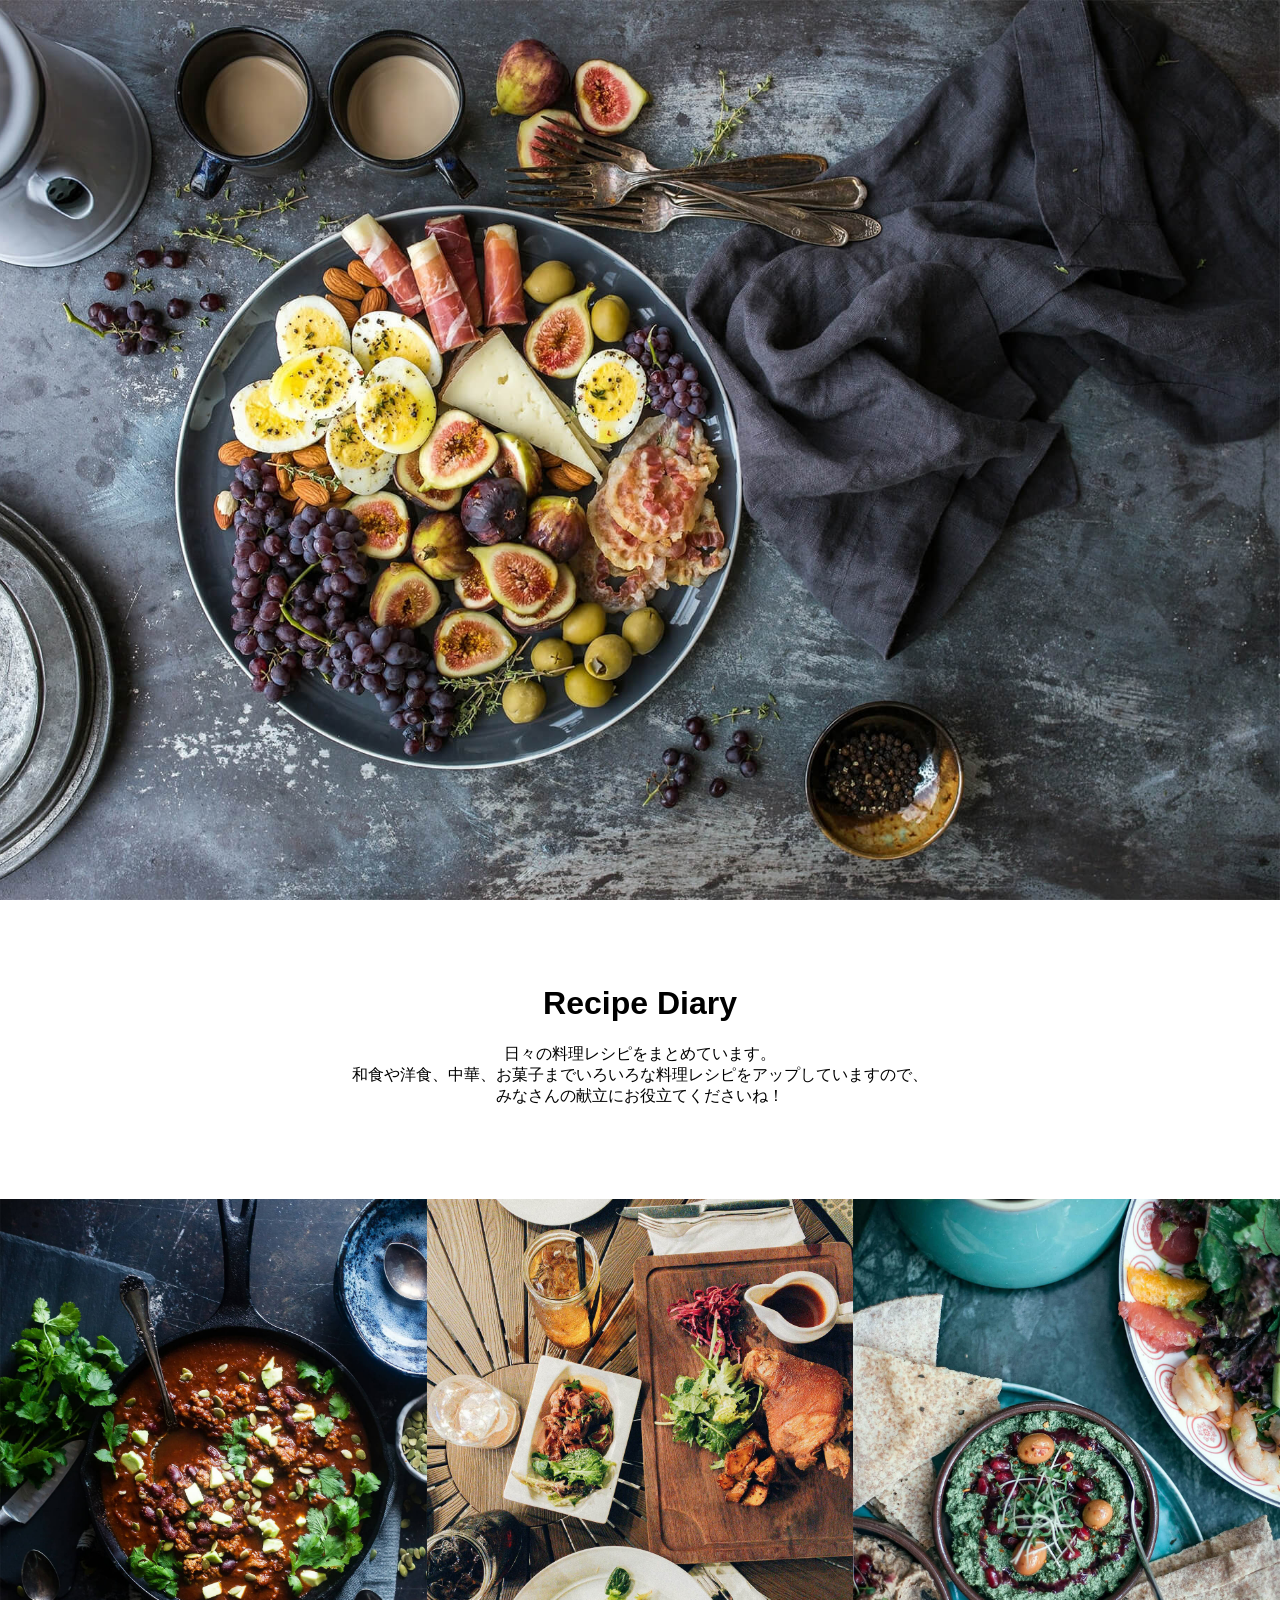
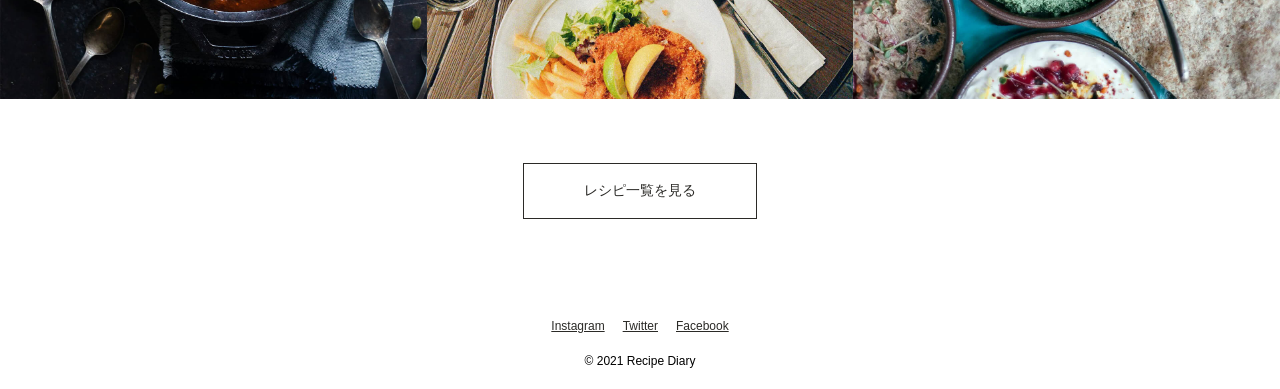
<file: index.html>
<!DOCTYPE html>
<html>
    <head>
        <meta charset="utf-8">
        <meta name="viewport" content="width=device-width, initial-scale=1.0">
        <title>mosya3</title>
        <link rel="stylesheet" href="stylesheet.css">
        <link rel="stylesheet" href="responsive.css">
        <link rel="icon" href="img/favicon.ico">
    </head>

    <body>
        <main>
            <div class="mainvisual">
                <img src="img/mainvisual.jpg">
            </div>

            <div class="content">
                <h1 class="content-title">Recipe Diary</h1>
                <p class="content-txt">日々の料理レシピをまとめています。<br>和食や洋食、中華、お菓子までいろいろな料理レシピをアップしていますので、<br>みなさんの献立にお役立てくださいね！</p>
            </div>

            <ul class="recipe-img">
                <li><img src="img/recipe1.jpg"></li>
                <li><img src="img/recipe2.jpg"></li>
                <li><img src="img/recipe3.jpg"></li>
            </ul>

            <div class="recipe-link">
                <a href="recipe.html">レシピ一覧を見る</a>
            </div>
        </main>
        

        <footer>
            <ul class="sns-link">
                <li><a href="#">Instagram</a></li>
                <li><a href="#">Twitter</a></li>
                <li><a href="#">Facebook</a></li>
            </ul>
            <p class="copy-right">&copy; 2021 Recipe Diary</p>
        </footer>
    </body>
</html>
</file>
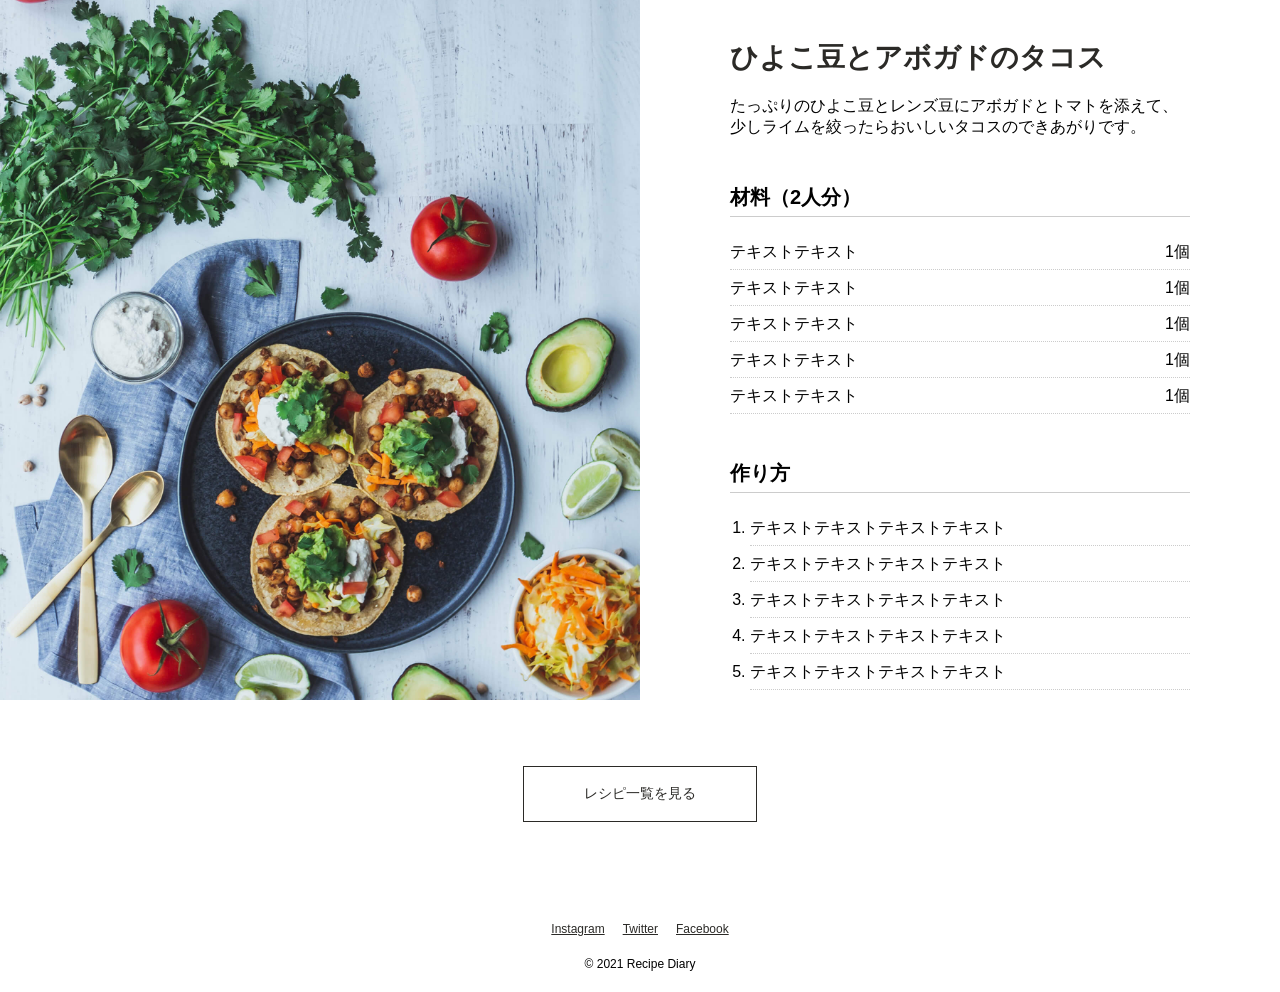
<file: recipe.html>
<!DOCTYPE html>
<html>
    <head>
        <meta charset="utf-8">
        <meta name="viewport" content="width=device-width, initial-scale=1.0">
        <title>Recipe</title>
        <link rel="stylesheet" href="stylesheet.css">
        <link rel="stylesheet" href="responsive.css">
        <link rel="icon" href="img/favicon.ico">
    </head>
    <body>
        <main>
            <div class="container">
                <div class="recipe">
                    <img src="img-2/recipe.jpg">
                </div>

                <div class="recipe-txt">
                    <h1>ひよこ豆とアボガドのタコス</h1>
                    <p>たっぷりのひよこ豆とレンズ豆にアボガドとトマトを添えて、少しライムを絞ったらおいしいタコスのできあがりです。</p>
                    <h2>材料（2人分）</h2>
                    <dl>
                        <div class="txt">
                            <dt>テキストテキスト</dt>
                            <dd>1個</dd>
                        </div>
                        <div class="txt">
                            <dt>テキストテキスト</dt>
                            <dd>1個</dd>
                        </div>
                        <div class="txt">
                            <dt>テキストテキスト</dt>
                            <dd>1個</dd>
                        </div>
                        <div class="txt">
                            <dt>テキストテキスト</dt>
                            <dd>1個</dd>
                        </div>
                        <div class="txt">
                            <dt>テキストテキスト</dt>
                            <dd>1個</dd>
                        </div>
                    </dl>

                    <h2>作り方</h2>
                    <ol>
                        <li>テキストテキストテキストテキスト</li>
                        <li>テキストテキストテキストテキスト</li>
                        <li>テキストテキストテキストテキスト</li>
                        <li>テキストテキストテキストテキスト</li>
                        <li>テキストテキストテキストテキスト</li>
                    </ol>
                </div>
            </div>

            <div class="recipe-link">
                <a href="recipe.html">レシピ一覧を見る</a>
            </div>
        </main>

        <footer>
            <ul class="sns-link">
                <li><a href="#">Instagram</a></li>
                <li><a href="#">Twitter</a></li>
                <li><a href="#">Facebook</a></li>
            </ul>
            <p class="copy-right">&copy; 2021 Recipe Diary</p>
        </footer>
    </body>
</html>
</file>
<file: stylesheet.css>
* {
    box-sizing: border-box;
}

body {
    font-family: 'Helvetica Neue', Arial, 'Hiragino Sans', Meiryo, sans-serif;
    margin: 0;
}

ul li {
    list-style: none;
}

.mainvisual img {
    width: 100%;
    height: 100vh;
    object-fit: cover;
    object-position: right top;
}

.content {
    width: 100%;
    text-align: center;
    padding: 60px 0;
}

.content-title {
    font-size: 32px;
}

.content-txt {
    font-size: 16px;
}

.recipe-img {
    display: flex;
    padding-left: 0;
}

.recipe-img li {
    width: calc(100%/3);
}

.recipe-img img {
    width: 100%;
    height: 500px;
    object-fit: cover;
}

.recipe-link {
    text-align: center;
    margin: 60px 0 100px;
}

.recipe-link a {
    font-size: 14px;
    color: #2B2A27;
    padding: 18px 60px;
    display: inline-block;
    border: 1px solid #2B2A27;
    text-decoration: none;
}

footer {
    text-align: center;
    font-size: 12px;
}

.sns-link {
    display: flex;
    justify-content: center;
    padding-right: 40px;
}

.sns-link a {
    color: #2B2A27;
    margin: 0 9px;
}

footer p {
    padding: 9px 0;
}



/* Recipe */

.container {
    display: flex;
    flex-wrap: wrap;
}

.container .recipe {
    flex: auto;
    width: 50%;
}

.recipe img {
    width: 100%;
    height: 700px;
    object-fit: cover;
}

.container .recipe-txt {
    flex: auto;
    width: 50%;
}

.recipe-txt {
    padding: 20px 90px 0;
}

.recipe-txt h1 {
    font-size: 28px;
    color: #2B2A27;
}

.recipe-txt h2 {
    font-size: 20px;
    border-bottom: 1px solid #CCCCCC;
    padding: 30px 0 5px;
}

dl div {
    display: flex;
    justify-content: space-between;
}

.txt {
    border-bottom: 1px dotted #CCCCCC;
    line-height: 35px;
}

ol {
    padding-left: 20px;
}

.recipe-txt li {
    border-bottom: 1px dotted #CCCCCC;
    line-height: 35px;
}
</file>
<file: responsive.css>
@media (max-width: 834px) {
    .mainvisual img {
        object-position: center;
    }

    .content {
        padding: 80px 40px;
    }

    .recipe-img {
        flex-direction: column;
    }

    .recipe-img li {
        width: 100%;
        margin-bottom: -5px;
    }

    .container {
        flex-direction: column;
    }

    .container .recipe {
        width: 100%;
    }

    .container .recipe-txt {
        width: 100%;
        padding: 0 30px;
    }
}
</file>
